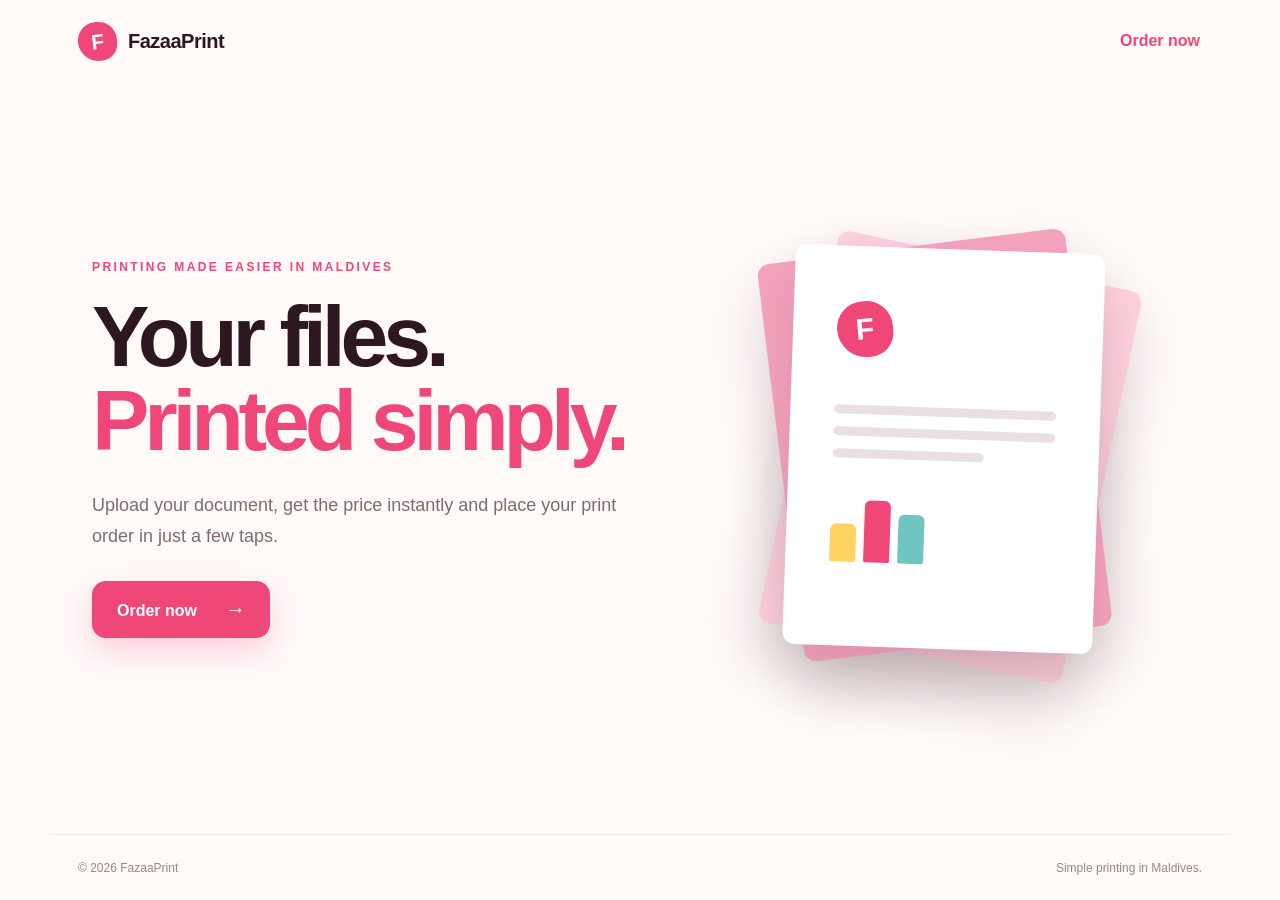
<file: index.html>
<!doctype html>
<html lang="en">
<head>
  <meta charset="UTF-8">
  <meta name="viewport" content="width=device-width, initial-scale=1.0">
  <meta name="description" content="Simple online printing in Maldives.">
  <title>FazaaPrint | Printing Made Easier</title>
  <link rel="stylesheet" href="styles.css">
</head>

<body>
  <header class="nav">
    <a class="brand" href="index.html">
      <span class="brand-mark">F</span>
      <span>FazaaPrint</span>
    </a>

    <a class="nav-order" href="order.html">Order now</a>
  </header>

  <main class="hero">
    <section class="hero-copy">
      <p class="eyebrow">PRINTING MADE EASIER IN MALDIVES</p>

      <h1>
        Your files.<br>
        <span>Printed simply.</span>
      </h1>

      <p class="intro">
        Upload your document, get the price instantly and place your
        print order in just a few taps.
      </p>

      <a class="primary" href="order.html">
        Order now <span>→</span>
      </a>
    </section>

    <div class="paper-stack" aria-hidden="true">
      <div class="paper paper-back"></div>
      <div class="paper paper-mid"></div>

      <div class="paper paper-front">
        <div class="mini-logo">F</div>

        <span></span>
        <span></span>
        <span class="short"></span>

        <div class="colour-bars">
          <b></b>
          <b></b>
          <b></b>
        </div>
      </div>
    </div>
  </main>

  <footer>
    <span>© 2026 FazaaPrint</span>
    <span>Simple printing in Maldives.</span>
  </footer>
</body>
</html>
</file>
<file: styles.css>
:root {
  --pink: #ef4778;
  --deep: #2d1720;
  --cream: #fff9f8;
  --muted: #7d6c72;
}

* {
  box-sizing: border-box;
}

html {
  scroll-behavior: smooth;
}

body {
  margin: 0;
  background: var(--cream);
  color: var(--deep);
  font-family: Arial, Helvetica, sans-serif;
}

button,
input {
  font: inherit;
}

button {
  cursor: pointer;
}

.nav {
  height: 82px;
  display: flex;
  align-items: center;
  justify-content: space-between;
  max-width: 1180px;
  margin: auto;
  padding: 0 28px;
}

.brand {
  display: flex;
  align-items: center;
  gap: 11px;
  color: var(--deep);
  text-decoration: none;
  font-size: 20px;
  font-weight: 800;
  letter-spacing: -0.5px;
}

.brand-mark,
.mini-logo {
  display: grid;
  place-items: center;
  color: white;
  font-weight: 900;
  background: var(--pink);
  border-radius: 50% 50% 45% 55%;
  transform: rotate(-7deg);
}

.brand-mark {
  width: 39px;
  height: 39px;
  font-size: 21px;
}

.nav-order {
  color: var(--pink);
  font-weight: 800;
  text-decoration: none;
  padding: 10px 2px;
}

.hero {
  min-height: calc(100vh - 148px);
  max-width: 1180px;
  margin: auto;
  padding: 72px 42px 90px;
  display: grid;
  grid-template-columns: 1.05fr 0.95fr;
  align-items: center;
  gap: 70px;
  overflow: hidden;
}

.eyebrow {
  color: var(--pink);
  font-size: 12px;
  letter-spacing: 0.2em;
  font-weight: 900;
  margin: 0 0 20px;
}

.hero h1,
.order-heading h1 {
  margin: 0;
  font-size: clamp(50px, 7vw, 86px);
  line-height: 0.98;
  letter-spacing: -0.06em;
}

.hero h1 span {
  color: var(--pink);
}

.intro {
  max-width: 540px;
  color: var(--muted);
  font-size: 18px;
  line-height: 1.7;
  margin: 28px 0 30px;
}

.primary {
  display: inline-block;
  border-radius: 14px;
  background: var(--pink);
  color: white;
  padding: 17px 25px;
  font-weight: 800;
  box-shadow: 0 12px 28px #ef47783b;
  transition: 0.2s;
  text-decoration: none;
}

.primary:hover {
  transform: translateY(-2px);
  box-shadow: 0 16px 32px #ef477850;
}

.primary span {
  margin-left: 24px;
  font-size: 20px;
}

.price-line {
  display: flex;
  align-items: center;
  gap: 17px;
  color: var(--muted);
  margin-top: 35px;
  font-size: 13px;
}

.price-line b {
  display: block;
  color: var(--deep);
  font-size: 15px;
  margin-bottom: 3px;
}

.price-line i {
  height: 30px;
  width: 1px;
  background: #e8d9dc;
}

.paper-stack {
  position: relative;
  min-height: 450px;
}

.paper {
  position: absolute;
  width: 310px;
  height: 400px;
  left: 50%;
  top: 50%;
  border-radius: 12px;
  box-shadow: 0 30px 60px #3d162022;
}

.paper-back {
  background: #ffd2de;
  transform: translate(-48%, -48%) rotate(12deg);
}

.paper-mid {
  background: #f6a4bd;
  transform: translate(-53%, -51%) rotate(-7deg);
}

.paper-front {
  background: white;
  transform: translate(-50%, -50%) rotate(2deg);
  padding: 55px 44px;
}

.mini-logo {
  width: 56px;
  height: 56px;
  font-size: 30px;
  margin-bottom: 48px;
}

.paper-front > span {
  display: block;
  height: 9px;
  border-radius: 6px;
  background: #eadfe1;
  margin: 13px 0;
}

.paper-front .short {
  width: 68%;
}

.colour-bars {
  display: flex;
  gap: 8px;
  align-items: flex-end;
  height: 68px;
  margin-top: 36px;
}

.colour-bars b {
  width: 26px;
  border-radius: 6px 6px 2px 2px;
  background: #ef4778;
}

.colour-bars b:nth-child(1) {
  height: 38px;
  background: #ffd264;
}

.colour-bars b:nth-child(2) {
  height: 62px;
}

.colour-bars b:nth-child(3) {
  height: 49px;
  background: #70c5c1;
}

.order-page {
  max-width: 1120px;
  margin: auto;
  padding: 28px 28px 90px;
  min-height: calc(100vh - 148px);
}

.back {
  display: inline-block;
  color: var(--muted);
  padding: 8px 0;
  font-weight: 700;
  text-decoration: none;
}

.order-heading {
  text-align: center;
  margin: 30px auto 40px;
}

.order-heading .eyebrow {
  margin-bottom: 12px;
}

.order-heading h1 {
  font-size: clamp(40px, 6vw, 66px);
}

.order-heading > p:last-child {
  color: var(--muted);
  margin-top: 16px;
}

.order-grid {
  display: grid;
  grid-template-columns: minmax(0, 1.55fr) minmax(290px, 0.85fr);
  gap: 24px;
  align-items: start;
}

.order-card,
.summary-card {
  background: white;
  border: 1px solid #f1e4e7;
  border-radius: 22px;
  box-shadow: 0 16px 45px #4b1c2710;
}

.order-card {
  padding: 28px;
}

.summary-card {
  padding: 26px;
  position: sticky;
  top: 24px;
}

.step {
  display: flex;
  align-items: center;
  gap: 13px;
  margin-bottom: 18px;
}

.step > span {
  display: grid;
  place-items: center;
  flex: 0 0 31px;
  height: 31px;
  border-radius: 50%;
  background: #ffe6ed;
  color: var(--pink);
  font-weight: 900;
}

.step div,
.quantity-row > div:first-child {
  display: flex;
  flex-direction: column;
  gap: 4px;
}

.step small,
.quantity-row small,
.mode small,
.dropzone small {
  color: var(--muted);
}

.mode-grid {
  display: grid;
  grid-template-columns: 1fr 1fr;
  gap: 12px;
}

.mode {
  display: grid;
  grid-template-columns: auto 1fr;
  grid-template-rows: auto auto;
  text-align: left;
  gap: 2px 12px;
  border: 1.5px solid #eadde0;
  background: white;
  border-radius: 15px;
  padding: 17px;
  color: var(--deep);
}

.mode.active {
  border-color: var(--pink);
  background: #fff7f9;
  box-shadow: 0 0 0 3px #ef477815;
}

.mode-icon {
  grid-row: 1 / 3;
  width: 40px;
  height: 40px;
  display: grid;
  place-items: center;
  border-radius: 10px;
  font-weight: 900;
}

.mode-icon.mono {
  background: #242024;
  color: white;
}

.mode-icon.colour {
  background: linear-gradient(135deg, #ffd15c, #ee4778, #6ac4bf);
  color: white;
}

.divider {
  height: 1px;
  background: #f0e5e7;
  margin: 28px 0;
}

.dropzone {
  width: 100%;
  min-height: 158px;
  border: 1.5px dashed #dfcbd0;
  border-radius: 15px;
  background: #fffafb;
  display: flex;
  flex-direction: column;
  justify-content: center;
  align-items: center;
  gap: 6px;
  color: var(--deep);
  padding: 24px;
}

.dropzone:hover {
  border-color: var(--pink);
  background: #fff5f8;
}

.dropzone.has-file {
  border-style: solid;
  border-color: #9dd8c3;
  background: #f5fffb;
}

.upload-icon,
.file-check {
  width: 41px;
  height: 41px;
  display: grid;
  place-items: center;
  border-radius: 50%;
  margin-bottom: 3px;
}

.upload-icon {
  background: #ffe5ed;
  color: var(--pink);
  font-size: 24px;
}

.file-check {
  background: #dff7ee;
  color: #238964;
  font-weight: 900;
}

.spinner {
  width: 34px;
  height: 34px;
  border-radius: 50%;
  border: 3px solid #f5c4d2;
  border-top-color: var(--pink);
  animation: spin 0.8s linear infinite;
  margin-bottom: 5px;
}

@keyframes spin {
  to {
    transform: rotate(360deg);
  }
}

.error {
  color: #b42b48;
  background: #fff0f3;
  padding: 10px 12px;
  border-radius: 9px;
  font-size: 13px;
}

.quantity-row {
  display: flex;
  justify-content: space-between;
  align-items: center;
  margin-top: 22px;
}

.counter {
  display: flex;
  align-items: center;
  border: 1px solid #eadde0;
  border-radius: 11px;
  overflow: hidden;
}

.counter button {
  border: 0;
  width: 38px;
  height: 38px;
  background: #fff7f9;
  color: var(--pink);
  font-size: 20px;
}

.counter span {
  min-width: 38px;
  text-align: center;
  font-weight: 800;
}

.summary-title {
  font-weight: 900;
  font-size: 18px;
  margin: 0 0 20px;
}

.summary-row {
  display: flex;
  justify-content: space-between;
  gap: 20px;
  padding: 12px 0;
  color: var(--muted);
  font-size: 14px;
}

.summary-row b {
  color: var(--deep);
  text-align: right;
}

.summary-total {
  border-top: 1px solid #eee1e4;
  margin-top: 10px;
  padding-top: 20px;
  display: flex;
  align-items: flex-end;
  justify-content: space-between;
}

.summary-total strong {
  font-size: 30px;
  color: var(--pink);
  letter-spacing: -1px;
}

.summary-total strong small {
  font-size: 11px;
  letter-spacing: 0.08em;
}

.pay-button {
  width: 100%;
  border: 0;
  border-radius: 13px;
  margin-top: 22px;
  padding: 16px 12px;
  background: var(--pink);
  color: white;
  font-weight: 900;
}

.pay-button:disabled {
  background: #d9cdd0;
  cursor: not-allowed;
}

.secure {
  color: var(--muted);
  text-align: center;
  font-size: 11px;
  margin: 12px 0 0;
}

.note {
  background: #fff5dd;
  color: #785b17;
  padding: 11px;
  border-radius: 10px;
  font-size: 11px;
  line-height: 1.5;
  margin: 17px 0 0;
}

.hidden {
  display: none !important;
}

footer {
  min-height: 66px;
  border-top: 1px solid #f0e5e7;
  max-width: 1180px;
  margin: auto;
  display: flex;
  align-items: center;
  justify-content: space-between;
  padding: 0 28px;
  color: #9a858b;
  font-size: 12px;
}

@media (max-width: 800px) {
  .hero {
    grid-template-columns: 1fr;
    padding-top: 50px;
    text-align: center;
  }

  .intro {
    margin-left: auto;
    margin-right: auto;
  }

  .price-line {
    justify-content: center;
  }

  .paper-stack {
    min-height: 370px;
  }

  .paper {
    width: 240px;
    height: 310px;
  }

  .paper-front {
    padding: 38px 32px;
  }

  .mini-logo {
    margin-bottom: 24px;
  }

  .order-grid {
    grid-template-columns: 1fr;
  }

  .summary-card {
    position: static;
  }

  .hero h1 {
    font-size: 53px;
  }
}

@media (max-width: 520px) {
  .nav {
    height: 72px;
    padding: 0 18px;
  }

  .hero {
    padding: 45px 20px 70px;
    gap: 35px;
  }

  .hero h1 {
    font-size: 44px;
  }

  .paper-stack {
    min-height: 320px;
  }

  .order-page {
    padding: 16px 14px 60px;
  }

  .order-card,
  .summary-card {
    padding: 20px;
  }

  .mode-grid {
    grid-template-columns: 1fr;
  }

  .order-heading {
    margin-top: 20px;
  }

  .quantity-row {
    gap: 14px;
  }

  .price-line {
    font-size: 11px;
  }

  footer {
    padding: 18px;
    gap: 10px;
    flex-direction: column;
    justify-content: center;
  }
}
.mode {
  grid-template-rows: auto;
  align-items: center;
}

.mode-icon {
  grid-row: auto;
}
.mode {
  grid-template-rows: auto;
  align-items: center;
}

.mode-icon {
  grid-row: auto;
}

.back {
  display: inline-flex;
  align-items: center;
  gap: 8px;
  padding: 11px 17px;
  background: white;
  color: var(--pink);
  border: 1px solid #f3ccd7;
  border-radius: 12px;
  box-shadow: 0 6px 18px rgba(239, 71, 120, 0.1);
  font-size: 14px;
  font-weight: 800;
  text-decoration: none;
  transition: 0.2s ease;
}

.back:hover {
  background: var(--pink);
  color: white;
  border-color: var(--pink);
  transform: translateX(-3px);
  box-shadow: 0 9px 22px rgba(239, 71, 120, 0.22);
}

.dropzone {
  cursor: pointer;
}
.selected-files {
  margin-top: 28px;
  padding-top: 26px;
  border-top: 1px solid #f0e5e7;
}

.selected-files-heading {
  display: flex;
  align-items: center;
  justify-content: space-between;
  gap: 15px;
  margin-bottom: 16px;
}

.selected-files-heading > div {
  display: flex;
  flex-direction: column;
  gap: 4px;
}

.selected-files-heading small {
  color: var(--muted);
}

.clear-files {
  border: 0;
  background: transparent;
  color: var(--pink);
  font-size: 13px;
  font-weight: 800;
}

.file-card {
  padding: 18px;
  margin-top: 13px;
  border: 1px solid #eddee2;
  border-radius: 15px;
  background: #fffdfd;
}

.file-card-header {
  display: flex;
  align-items: flex-start;
  justify-content: space-between;
  gap: 15px;
}

.file-information {
  display: flex;
  align-items: center;
  gap: 11px;
  min-width: 0;
}

.file-information > div {
  display: flex;
  flex-direction: column;
  gap: 4px;
  min-width: 0;
}

.file-information b {
  overflow: hidden;
  text-overflow: ellipsis;
  white-space: nowrap;
}

.file-information small {
  display: flex;
  flex-wrap: wrap;
  gap: 8px;
  color: var(--muted);
}

.file-symbol {
  display: grid;
  place-items: center;
  flex: 0 0 35px;
  width: 35px;
  height: 35px;
  border-radius: 50%;
  background: #dff7ee;
  color: #238964;
  font-weight: 900;
}

.remove-file {
  border: 0;
  background: #fff0f3;
  color: #b42b48;
  padding: 7px 10px;
  border-radius: 8px;
  font-size: 12px;
  font-weight: 800;
}

.file-settings {
  display: grid;
  grid-template-columns:
    repeat(3, minmax(0, 1fr));
  gap: 12px;
  margin-top: 18px;
}

.file-setting {
  display: flex;
  flex-direction: column;
  gap: 7px;
}

.file-setting label {
  color: var(--muted);
  font-size: 12px;
  font-weight: 700;
}

.file-setting select {
  width: 100%;
  min-height: 40px;
  padding: 8px 11px;
  border: 1px solid #e4d4d8;
  border-radius: 9px;
  background: white;
  color: var(--deep);
  cursor: pointer;
}

.file-counter {
  min-height: 40px;
  display: flex;
  align-items: center;
  justify-content: space-between;
  border: 1px solid #e4d4d8;
  border-radius: 9px;
  overflow: hidden;
  background: white;
}

.file-counter button {
  width: 35px;
  height: 38px;
  border: 0;
  background: #fff5f8;
  color: var(--pink);
  font-size: 18px;
}

.file-counter span {
  min-width: 30px;
  text-align: center;
  font-weight: 800;
}

.file-price {
  display: flex;
  align-items: center;
  justify-content: space-between;
  margin-top: 16px;
  padding-top: 13px;
  border-top: 1px solid #f0e5e7;
  color: var(--muted);
  font-size: 13px;
}

.file-price b {
  color: var(--pink);
  font-size: 16px;
}

@media (max-width: 600px) {
  .file-settings {
    grid-template-columns: 1fr;
  }

  .file-card-header {
    align-items: center;
  }

  .selected-files-heading {
    align-items: flex-start;
  }
}

.invoice-button {
  width: 100%;
  margin-top: 22px;
  padding: 15px 12px;
  border: 1.5px solid var(--pink);
  border-radius: 13px;
  background: white;
  color: var(--pink);
  font-weight: 900;
  cursor: pointer;
  transition: 0.2s ease;
}

.invoice-button:hover:not(:disabled) {
  background: #fff2f6;
  transform: translateY(-1px);
}

.invoice-button:disabled {
  border-color: #d9cdd0;
  color: #b8aaae;
  cursor: not-allowed;
}

.invoice-button + .pay-button {
  margin-top: 10px;
}

/* Improved order-page appearance */

.order-page {
  position: relative;
}

.order-page::before {
  content: "";
  position: fixed;
  top: 100px;
  left: -120px;
  width: 280px;
  height: 280px;
  border-radius: 50%;
  background: rgba(239, 71, 120, 0.06);
  filter: blur(20px);
  pointer-events: none;
  z-index: -1;
}

.order-page::after {
  content: "";
  position: fixed;
  right: -100px;
  bottom: 40px;
  width: 260px;
  height: 260px;
  border-radius: 50%;
  background: rgba(255, 210, 100, 0.09);
  filter: blur(25px);
  pointer-events: none;
  z-index: -1;
}

.order-card,
.summary-card {
  border: 1px solid rgba(239, 71, 120, 0.14);
  box-shadow:
    0 18px 50px rgba(64, 25, 38, 0.08);
}

.order-card {
  background:
    linear-gradient(
      145deg,
      #ffffff 0%,
      #fffdfd 100%
    );
}

.summary-card {
  background:
    linear-gradient(
      160deg,
      #ffffff 0%,
      #fffafb 100%
    );
}

.mode {
  min-height: 78px;
  transition:
    transform 0.2s ease,
    box-shadow 0.2s ease,
    border-color 0.2s ease;
}

.mode:hover {
  transform: translateY(-2px);
  border-color: #f4a3ba;
  box-shadow:
    0 9px 22px rgba(239, 71, 120, 0.09);
}

.mode.active {
  background:
    linear-gradient(
      145deg,
      #fff9fb,
      #fff2f6
    );
  box-shadow:
    0 8px 24px rgba(239, 71, 120, 0.12);
}

.dropzone {
  background:
    linear-gradient(
      145deg,
      #fffdfd,
      #fff7f9
    );
  transition:
    transform 0.2s ease,
    border-color 0.2s ease,
    box-shadow 0.2s ease;
}

.dropzone:hover {
  transform: translateY(-2px);
  box-shadow:
    0 12px 28px rgba(239, 71, 120, 0.09);
}

.file-card {
  background:
    linear-gradient(
      145deg,
      #ffffff,
      #fff9fb
    );
  box-shadow:
    0 8px 22px rgba(64, 25, 38, 0.05);
  transition:
    transform 0.2s ease,
    box-shadow 0.2s ease;
}

.file-card:hover {
  transform: translateY(-2px);
  box-shadow:
    0 13px 30px rgba(64, 25, 38, 0.09);
}

.file-setting select {
  outline: none;
  transition:
    border-color 0.2s ease,
    box-shadow 0.2s ease;
}

.file-setting select:focus {
  border-color: var(--pink);
  box-shadow:
    0 0 0 3px rgba(239, 71, 120, 0.12);
}

.summary-total {
  margin-top: 18px;
  padding: 18px;
  border: 0;
  border-radius: 14px;
  background:
    linear-gradient(
      135deg,
      #fff1f5,
      #fff8fa
    );
}

.summary-total strong {
  font-size: 32px;
}

.invoice-button {
  width: 100%;
  margin-top: 20px;
  padding: 15px 12px;
  border: 1.5px solid var(--pink);
  border-radius: 13px;
  background: white;
  color: var(--pink);
  font-weight: 900;
  cursor: pointer;
  transition:
    transform 0.2s ease,
    background 0.2s ease,
    box-shadow 0.2s ease;
}

.invoice-button:hover:not(:disabled) {
  transform: translateY(-2px);
  background: #fff2f6;
  box-shadow:
    0 9px 20px rgba(239, 71, 120, 0.12);
}

.invoice-button:disabled {
  border-color: #ddd0d3;
  background: #f8f4f5;
  color: #b9aaae;
  cursor: not-allowed;
}

.invoice-button + .pay-button {
  margin-top: 10px;
}

.pay-button {
  min-height: 54px;
  box-shadow:
    0 11px 25px rgba(239, 71, 120, 0.22);
  transition:
    transform 0.2s ease,
    box-shadow 0.2s ease;
}

.pay-button:hover:not(:disabled) {
  transform: translateY(-2px);
  box-shadow:
    0 15px 30px rgba(239, 71, 120, 0.3);
}

/* Invoice panel */

body.invoice-open {
  overflow: hidden;
}

.invoice-modal {
  position: fixed;
  inset: 0;
  z-index: 9999;
  display: grid;
  place-items: center;
  padding: 25px;
}

.invoice-backdrop {
  position: absolute;
  inset: 0;
  background: rgba(45, 23, 32, 0.62);
  backdrop-filter: blur(6px);
}

.invoice-sheet {
  position: relative;
  z-index: 1;
  width: min(960px, 100%);
  max-height: 92vh;
  overflow-y: auto;
  padding: 38px;
  border-radius: 22px;
  background: white;
  box-shadow:
    0 30px 90px rgba(20, 5, 10, 0.3);
  animation: invoiceAppear 0.25s ease;
}

@keyframes invoiceAppear {
  from {
    opacity: 0;
    transform: translateY(18px) scale(0.98);
  }

  to {
    opacity: 1;
    transform: translateY(0) scale(1);
  }
}

.invoice-close {
  position: absolute;
  top: 17px;
  right: 17px;
  display: grid;
  place-items: center;
  width: 36px;
  height: 36px;
  border: 0;
  border-radius: 50%;
  background: #fff0f4;
  color: var(--pink);
  font-size: 23px;
  cursor: pointer;
}

.invoice-header {
  display: flex;
  justify-content: space-between;
  gap: 30px;
  padding-bottom: 25px;
  border-bottom: 2px solid #f6dce3;
}

.invoice-brand {
  display: flex;
  align-items: center;
  gap: 13px;
}

.invoice-logo {
  display: grid;
  place-items: center;
  width: 52px;
  height: 52px;
  border-radius: 50%;
  background:
    linear-gradient(
      135deg,
      #ff7199,
      #ef4778
    );
  color: white;
  font-size: 27px;
  font-weight: 900;
}

.invoice-brand h2 {
  margin: 0 0 5px;
  font-size: 23px;
}

.invoice-brand p {
  margin: 0;
  color: var(--muted);
  font-size: 12px;
}

.invoice-heading {
  text-align: right;
}

.invoice-heading h1 {
  margin: 0 0 10px;
  color: var(--pink);
  font-size: 30px;
  letter-spacing: 0.05em;
}

.invoice-heading p {
  margin: 5px 0;
  color: var(--muted);
  font-size: 12px;
}

.invoice-status {
  display: inline-block;
  margin-top: 10px;
  padding: 7px 12px;
  border-radius: 20px;
  background: #fff0c9;
  color: #795b13;
  font-size: 11px;
  font-weight: 900;
}

.invoice-order-information {
  display: grid;
  grid-template-columns: 2fr 1fr 1fr;
  gap: 12px;
  margin: 25px 0;
}

.invoice-order-information > div {
  display: flex;
  flex-direction: column;
  gap: 6px;
  padding: 15px;
  border-radius: 12px;
  background: #fff7f9;
}

.invoice-order-information small {
  color: var(--muted);
  font-size: 10px;
  font-weight: 800;
  letter-spacing: 0.08em;
}

.invoice-table-container {
  width: 100%;
  overflow-x: auto;
}

.invoice-table {
  width: 100%;
  border-collapse: collapse;
  font-size: 12px;
}

.invoice-table th {
  padding: 12px 10px;
  background: #fff1f5;
  color: var(--muted);
  text-align: left;
  white-space: nowrap;
}

.invoice-table td {
  padding: 14px 10px;
  border-bottom: 1px solid #f0e4e7;
  vertical-align: top;
}

.invoice-file-name {
  max-width: 220px;
  overflow-wrap: anywhere;
}

.invoice-amount {
  color: var(--pink);
  font-weight: 900;
  white-space: nowrap;
}

.invoice-total-area {
  display: flex;
  justify-content: flex-end;
  margin-top: 25px;
}

.invoice-total-area > div {
  min-width: 250px;
  padding: 20px;
  border-radius: 14px;
  background:
    linear-gradient(
      135deg,
      #fff0f4,
      #fff8fa
    );
  text-align: right;
}

.invoice-total-area small {
  display: block;
  margin-bottom: 7px;
  color: var(--muted);
  font-size: 10px;
  font-weight: 800;
  letter-spacing: 0.08em;
}

.invoice-total-area strong {
  color: var(--pink);
  font-size: 29px;
}

.invoice-message {
  margin: 24px 0 0;
  padding: 14px;
  border-radius: 10px;
  background: #fff7dc;
  color: #735b21;
  font-size: 12px;
  line-height: 1.6;
}

.invoice-actions {
  display: flex;
  justify-content: flex-end;
  gap: 10px;
  margin-top: 22px;
}

.invoice-cancel,
.invoice-print {
  padding: 13px 18px;
  border-radius: 10px;
  font-weight: 800;
  cursor: pointer;
}

.invoice-cancel {
  border: 1px solid #e5d7db;
  background: white;
  color: var(--muted);
}

.invoice-print {
  border: 0;
  background: var(--pink);
  color: white;
}

@media (max-width: 650px) {
  .invoice-sheet {
    padding: 28px 19px;
  }

  .invoice-header {
    flex-direction: column;
  }

  .invoice-heading {
    text-align: left;
  }

  .invoice-order-information {
    grid-template-columns: 1fr;
  }

  .invoice-actions {
    flex-direction: column;
  }

  .invoice-actions button {
    width: 100%;
  }
}

@media print {
  body * {
    visibility: hidden;
  }

  #invoiceSheet,
  #invoiceSheet * {
    visibility: visible;
  }

  #invoiceSheet {
    position: absolute;
    inset: 0;
    width: 100%;
    max-height: none;
    overflow: visible;
    padding: 20px;
    border-radius: 0;
    box-shadow: none;
  }

  .invoice-close,
  .invoice-actions {
    display: none !important;
  }
}
</file>
